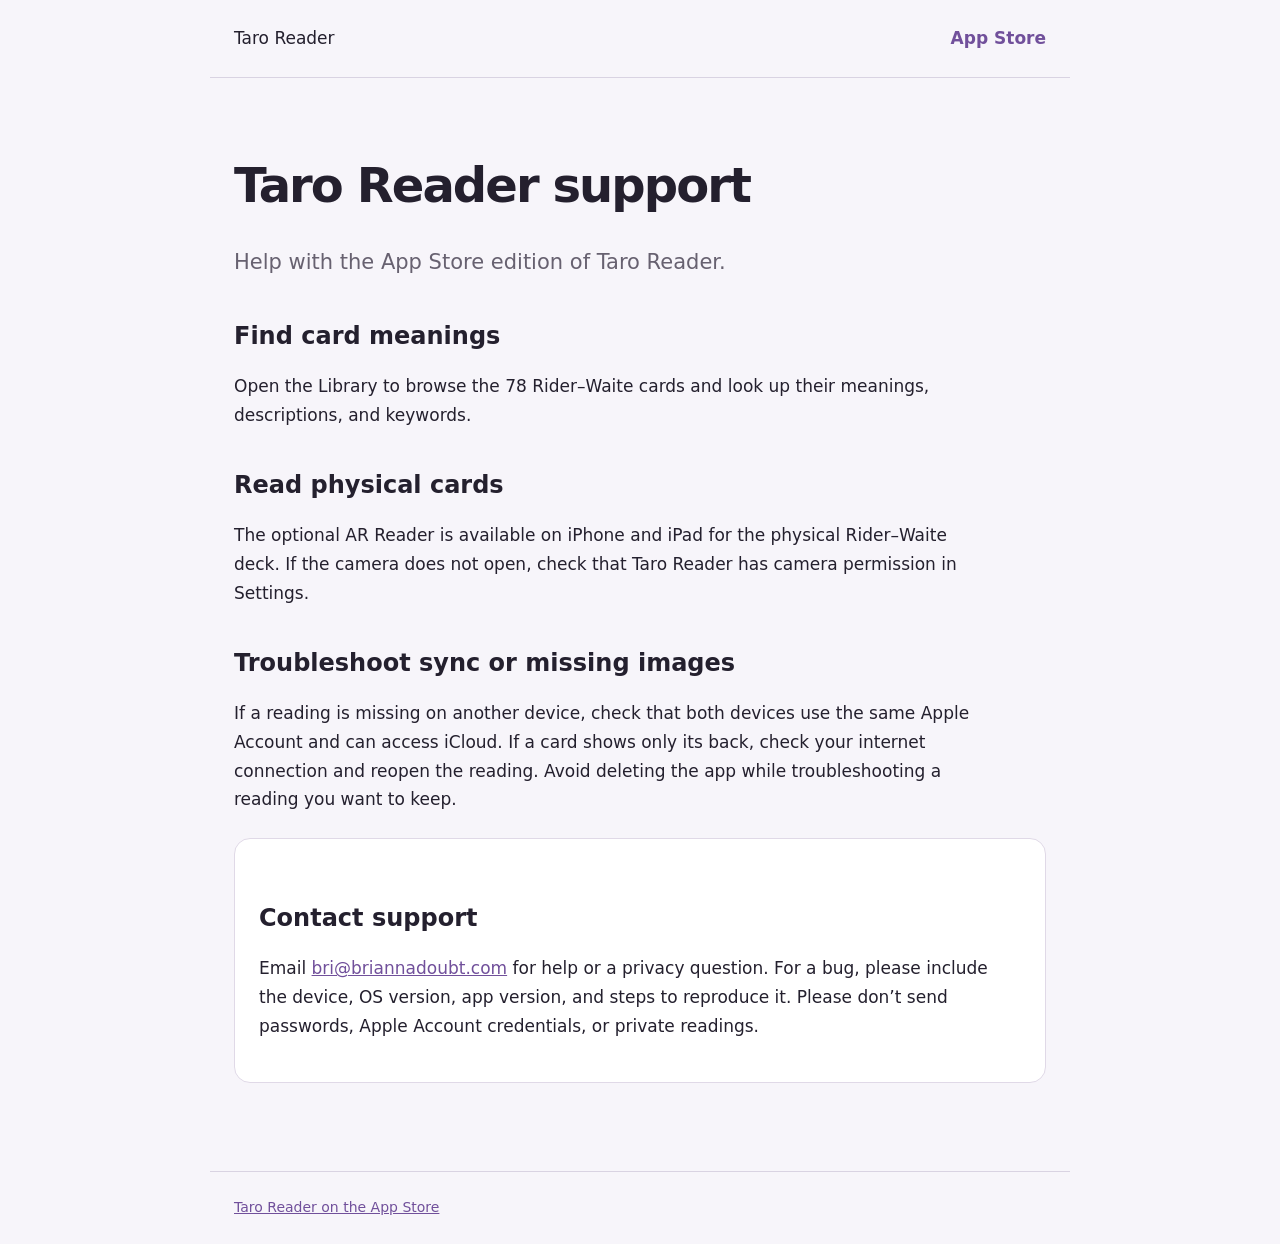
<file: docs/app-store/index.html>
<!doctype html>
<html lang="en">
<head>
  <meta charset="utf-8">
  <meta name="viewport" content="width=device-width, initial-scale=1">
  <meta name="description" content="Support for Taro Reader on the App Store.">
  <title>Taro Reader Support</title>
  <link rel="stylesheet" href="../style.css">
</head>
<body>
  <header><span>Taro Reader</span><nav aria-label="Main navigation"><a href="https://apps.apple.com/us/app/taro-reader/id1586208380">App Store</a></nav></header>
  <main>
    <h1>Taro Reader support</h1>
    <p class="lede">Help with the App Store edition of Taro Reader.</p>
    <section aria-labelledby="library">
      <h2 id="library">Find card meanings</h2>
      <p>Open the Library to browse the 78 Rider–Waite cards and look up their meanings, descriptions, and keywords.</p>
    </section>
    <section aria-labelledby="camera">
      <h2 id="camera">Read physical cards</h2>
      <p>The optional AR Reader is available on iPhone and iPad for the physical Rider–Waite deck. If the camera does not open, check that Taro Reader has camera permission in Settings.</p>
    </section>
    <section aria-labelledby="sync">
      <h2 id="sync">Troubleshoot sync or missing images</h2>
      <p>If a reading is missing on another device, check that both devices use the same Apple Account and can access iCloud. If a card shows only its back, check your internet connection and reopen the reading. Avoid deleting the app while troubleshooting a reading you want to keep.</p>
    </section>
    <section class="card" aria-labelledby="contact">
      <h2 id="contact">Contact support</h2>
      <p>Email <a href="mailto:bri@briannadoubt.com">bri@briannadoubt.com</a> for help or a privacy question. For a bug, please include the device, OS version, app version, and steps to reproduce it. Please don’t send passwords, Apple Account credentials, or private readings.</p>
    </section>
  </main>
  <footer><a href="https://apps.apple.com/us/app/taro-reader/id1586208380">Taro Reader on the App Store</a></footer>
</body>
</html>
</file>
<file: docs/style.css>
:root{color-scheme:light dark;--bg:#f7f5fa;--ink:#24202e;--muted:#676170;--accent:#71509b;--panel:#fff}*{box-sizing:border-box}body{margin:0;background:var(--bg);color:var(--ink);font:17px/1.7 system-ui,-apple-system,sans-serif}header,main,footer{max-width:860px;margin:auto;padding:24px}header{display:flex;align-items:center;justify-content:space-between;gap:20px;border-bottom:1px solid #d9d3e2}header a{font-weight:600;text-decoration:none}nav{display:flex;gap:24px}a{color:var(--accent)}main{padding-top:48px;padding-bottom:64px}h1{font-size:clamp(32px,6vw,48px);line-height:1.15;letter-spacing:-.04em}h2{font-size:24px;line-height:1.3;margin-top:40px}p,li{max-width:70ch}.lede{font-size:21px;color:var(--muted)}.card{background:var(--panel);padding:24px;border:1px solid #e0d9e7;border-radius:16px;margin:24px 0}footer{border-top:1px solid #d9d3e2;color:var(--muted);font-size:14px}small{color:var(--muted)}@media(prefers-color-scheme:dark){:root{--bg:#18151e;--ink:#f4eefb;--muted:#c3b8cc;--accent:#d2b3f4;--panel:#24202d}header,footer,.card{border-color:#423a4e}}@media(max-width:520px){header{align-items:flex-start;flex-direction:column}nav{gap:20px}}
</file>
